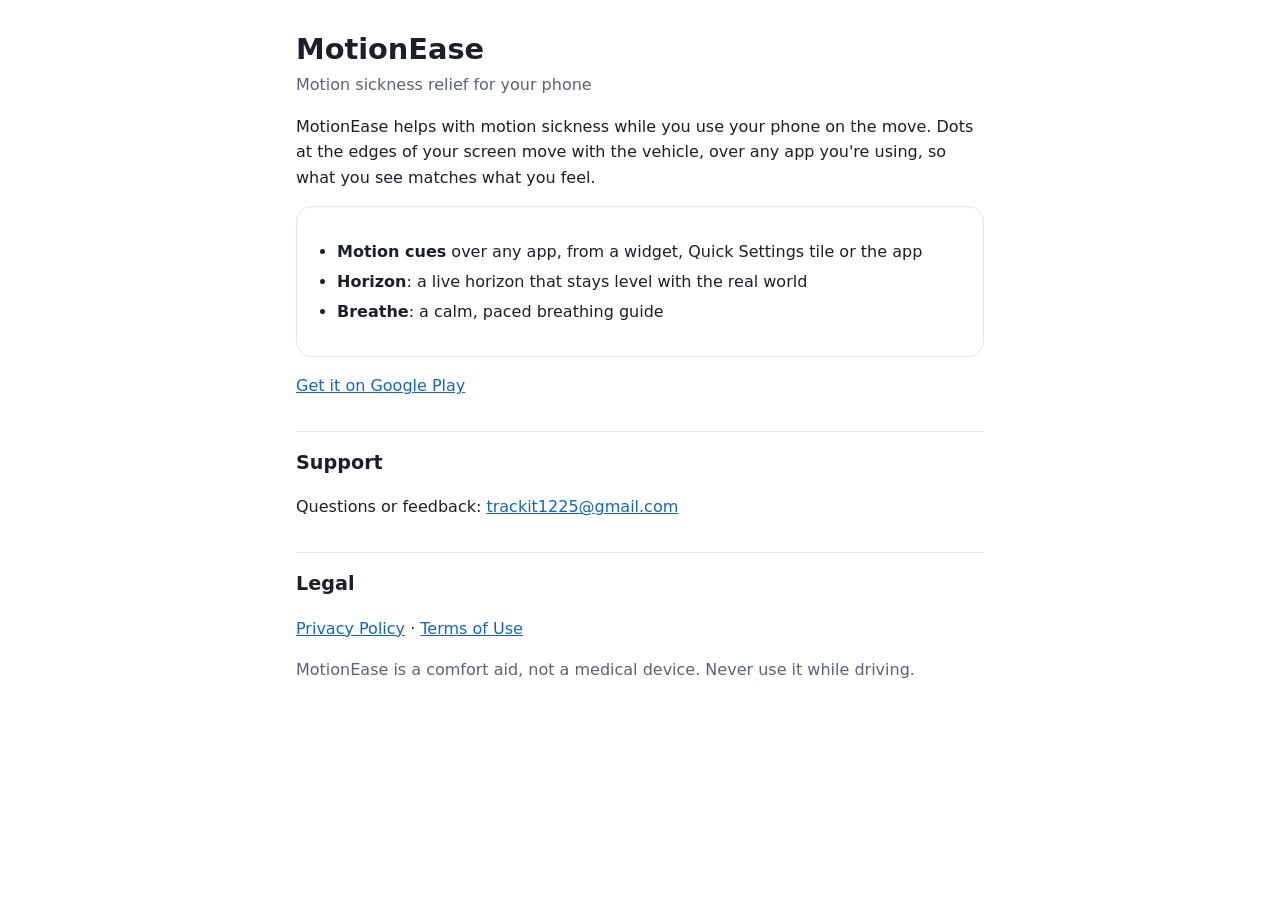
<file: index.html>
<!doctype html>
<html lang="en">
<head>
<meta charset="utf-8">
<meta name="viewport" content="width=device-width, initial-scale=1">
<title>MotionEase</title>
<meta name="description" content="MotionEase helps with motion sickness when you use your phone in a car, bus, train or boat.">
<link rel="stylesheet" href="style.css">
</head>
<body>
<main>
<h1>MotionEase</h1>
<p class="meta">Motion sickness relief for your phone</p>
<p>MotionEase helps with motion sickness while you use your phone on the move. Dots at the edges of
your screen move with the vehicle, over any app you're using, so what you see matches what you feel.</p>
<div class="card">
  <ul>
    <li><strong>Motion cues</strong> over any app, from a widget, Quick Settings tile or the app</li>
    <li><strong>Horizon</strong>: a live horizon that stays level with the real world</li>
    <li><strong>Breathe</strong>: a calm, paced breathing guide</li>
  </ul>
</div>
<p><a href="https://play.google.com/store/apps/details?id=com.motionease.app">Get it on Google Play</a></p>
<h2>Support</h2>
<p>Questions or feedback: <a href="mailto:trackit1225@gmail.com">trackit1225@gmail.com</a></p>
<h2>Legal</h2>
<p><a href="privacy-policy.html">Privacy Policy</a> · <a href="terms.html">Terms of Use</a></p>
<p class="meta">MotionEase is a comfort aid, not a medical device. Never use it while driving.</p>
</main>
</body>
</html>
</file>
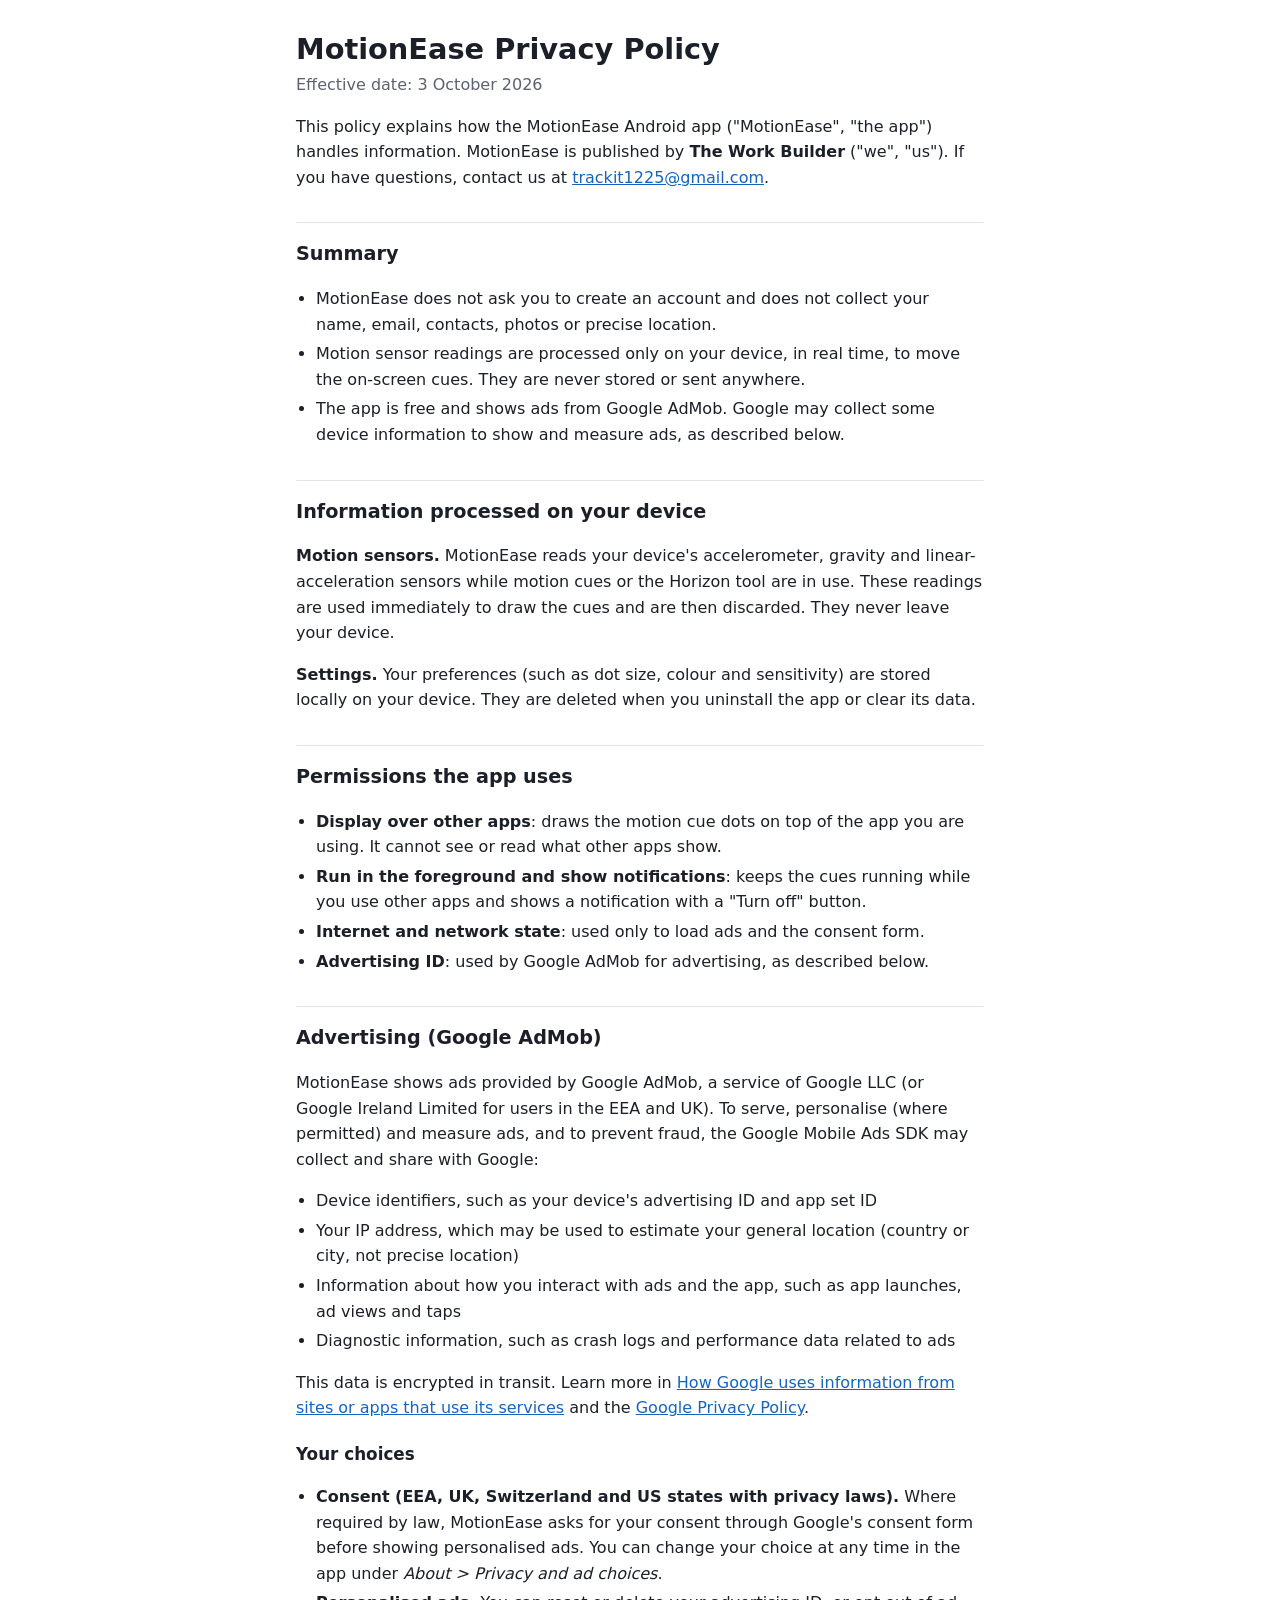
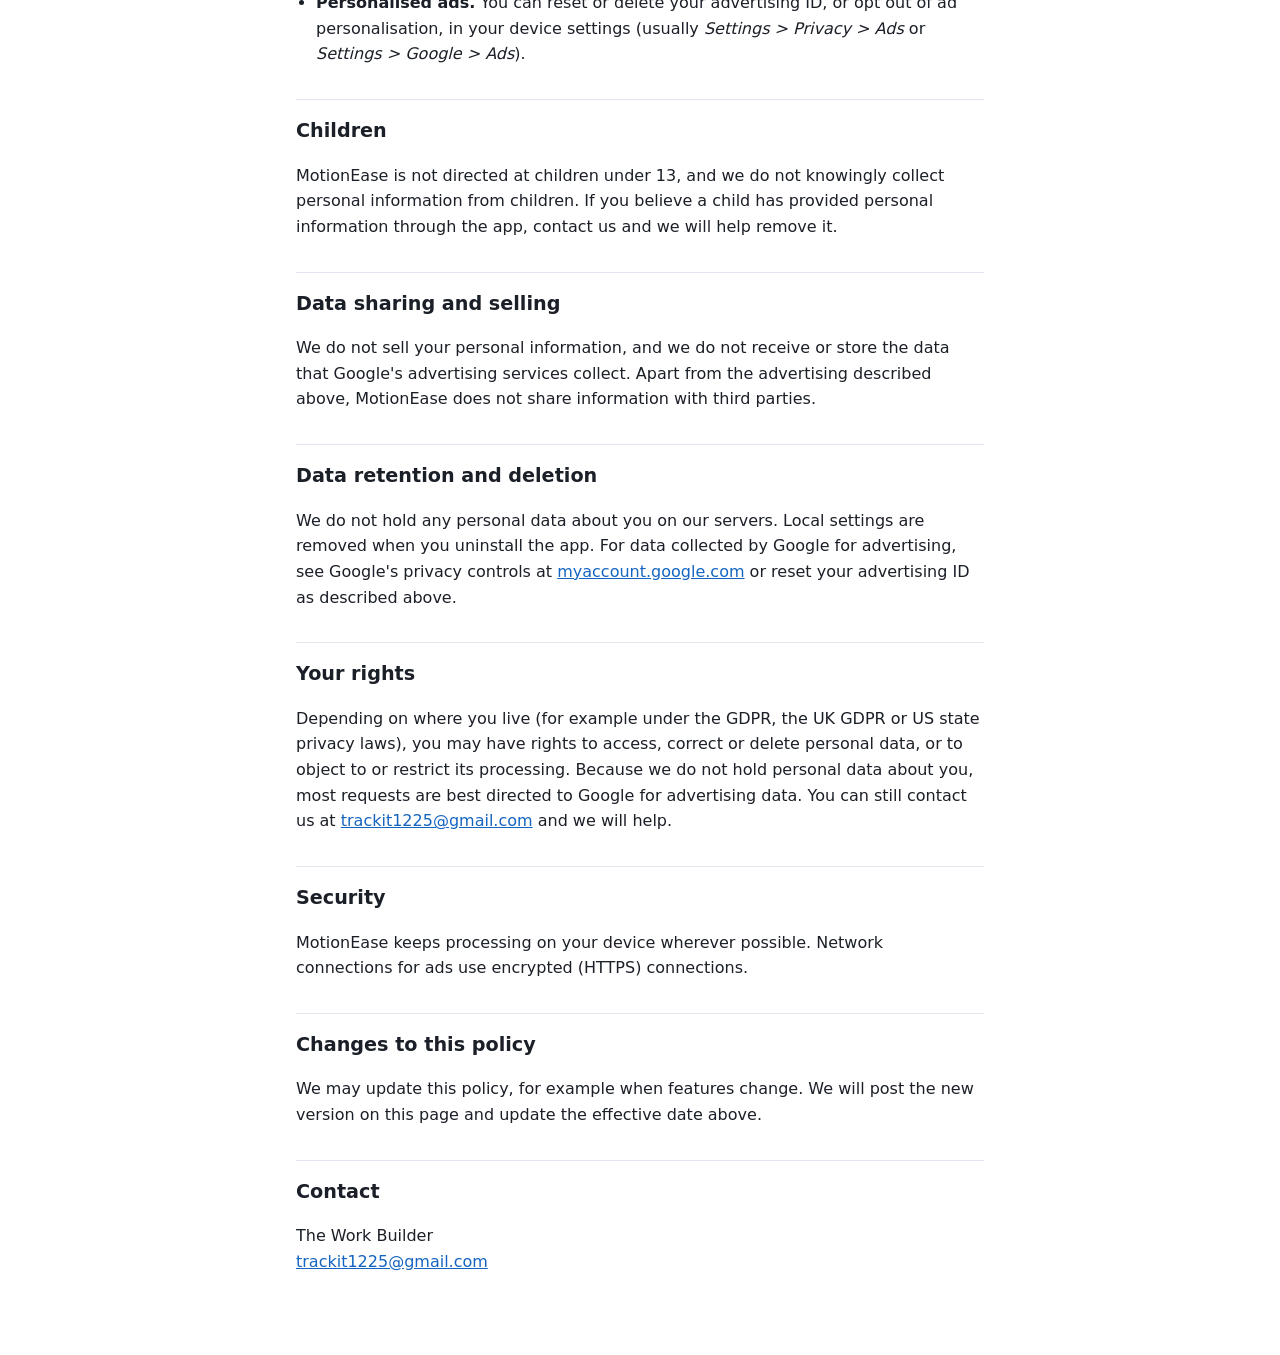
<file: privacy-policy.html>
<!doctype html>
<html lang="en">
<head>
<meta charset="utf-8">
<meta name="viewport" content="width=device-width, initial-scale=1">
<title>MotionEase Privacy Policy</title>
<link rel="stylesheet" href="style.css">
</head>
<body>
<main>
<h1>MotionEase Privacy Policy</h1>
<p class="meta">Effective date: 3 October 2026</p>

<p>This policy explains how the MotionEase Android app ("MotionEase", "the app") handles
information. MotionEase is published by <strong>The Work Builder</strong> ("we", "us").
If you have questions, contact us at <a href="mailto:trackit1225@gmail.com">trackit1225@gmail.com</a>.</p>

<h2>Summary</h2>
<ul>
  <li>MotionEase does not ask you to create an account and does not collect your name, email, contacts, photos or precise location.</li>
  <li>Motion sensor readings are processed only on your device, in real time, to move the on-screen cues. They are never stored or sent anywhere.</li>
  <li>The app is free and shows ads from Google AdMob. Google may collect some device information to show and measure ads, as described below.</li>
</ul>

<h2>Information processed on your device</h2>
<p><strong>Motion sensors.</strong> MotionEase reads your device's accelerometer, gravity and
linear-acceleration sensors while motion cues or the Horizon tool are in use. These readings are used
immediately to draw the cues and are then discarded. They never leave your device.</p>
<p><strong>Settings.</strong> Your preferences (such as dot size, colour and sensitivity) are stored
locally on your device. They are deleted when you uninstall the app or clear its data.</p>

<h2>Permissions the app uses</h2>
<ul>
  <li><strong>Display over other apps</strong>: draws the motion cue dots on top of the app you are using. It cannot see or read what other apps show.</li>
  <li><strong>Run in the foreground and show notifications</strong>: keeps the cues running while you use other apps and shows a notification with a "Turn off" button.</li>
  <li><strong>Internet and network state</strong>: used only to load ads and the consent form.</li>
  <li><strong>Advertising ID</strong>: used by Google AdMob for advertising, as described below.</li>
</ul>

<h2>Advertising (Google AdMob)</h2>
<p>MotionEase shows ads provided by Google AdMob, a service of Google LLC (or Google Ireland Limited
for users in the EEA and UK). To serve, personalise (where permitted) and measure ads, and to prevent fraud,
the Google Mobile Ads SDK may collect and share with Google:</p>
<ul>
  <li>Device identifiers, such as your device's advertising ID and app set ID</li>
  <li>Your IP address, which may be used to estimate your general location (country or city, not precise location)</li>
  <li>Information about how you interact with ads and the app, such as app launches, ad views and taps</li>
  <li>Diagnostic information, such as crash logs and performance data related to ads</li>
</ul>
<p>This data is encrypted in transit. Learn more in
<a href="https://policies.google.com/technologies/partner-sites">How Google uses information from sites or apps that use its services</a>
and the <a href="https://policies.google.com/privacy">Google Privacy Policy</a>.</p>

<h3>Your choices</h3>
<ul>
  <li><strong>Consent (EEA, UK, Switzerland and US states with privacy laws).</strong> Where required by law, MotionEase asks for your consent through Google's consent form before showing personalised ads. You can change your choice at any time in the app under <em>About &gt; Privacy and ad choices</em>.</li>
  <li><strong>Personalised ads.</strong> You can reset or delete your advertising ID, or opt out of ad personalisation, in your device settings (usually <em>Settings &gt; Privacy &gt; Ads</em> or <em>Settings &gt; Google &gt; Ads</em>).</li>
</ul>

<h2>Children</h2>
<p>MotionEase is not directed at children under 13, and we do not knowingly collect personal
information from children. If you believe a child has provided personal information through the app,
contact us and we will help remove it.</p>

<h2>Data sharing and selling</h2>
<p>We do not sell your personal information, and we do not receive or store the data that Google's
advertising services collect. Apart from the advertising described above, MotionEase does not share
information with third parties.</p>

<h2>Data retention and deletion</h2>
<p>We do not hold any personal data about you on our servers. Local settings are removed when you
uninstall the app. For data collected by Google for advertising, see Google's privacy controls at
<a href="https://myaccount.google.com/data-and-privacy">myaccount.google.com</a> or reset your advertising ID as described above.</p>

<h2>Your rights</h2>
<p>Depending on where you live (for example under the GDPR, the UK GDPR or US state privacy laws),
you may have rights to access, correct or delete personal data, or to object to or restrict its processing.
Because we do not hold personal data about you, most requests are best directed to Google for advertising
data. You can still contact us at <a href="mailto:trackit1225@gmail.com">trackit1225@gmail.com</a> and we will help.</p>

<h2>Security</h2>
<p>MotionEase keeps processing on your device wherever possible. Network connections for ads use encrypted (HTTPS) connections.</p>

<h2>Changes to this policy</h2>
<p>We may update this policy, for example when features change. We will post the new version on this
page and update the effective date above.</p>

<h2>Contact</h2>
<p>The Work Builder<br><a href="mailto:trackit1225@gmail.com">trackit1225@gmail.com</a></p>
</main>
</body>
</html>
</file>
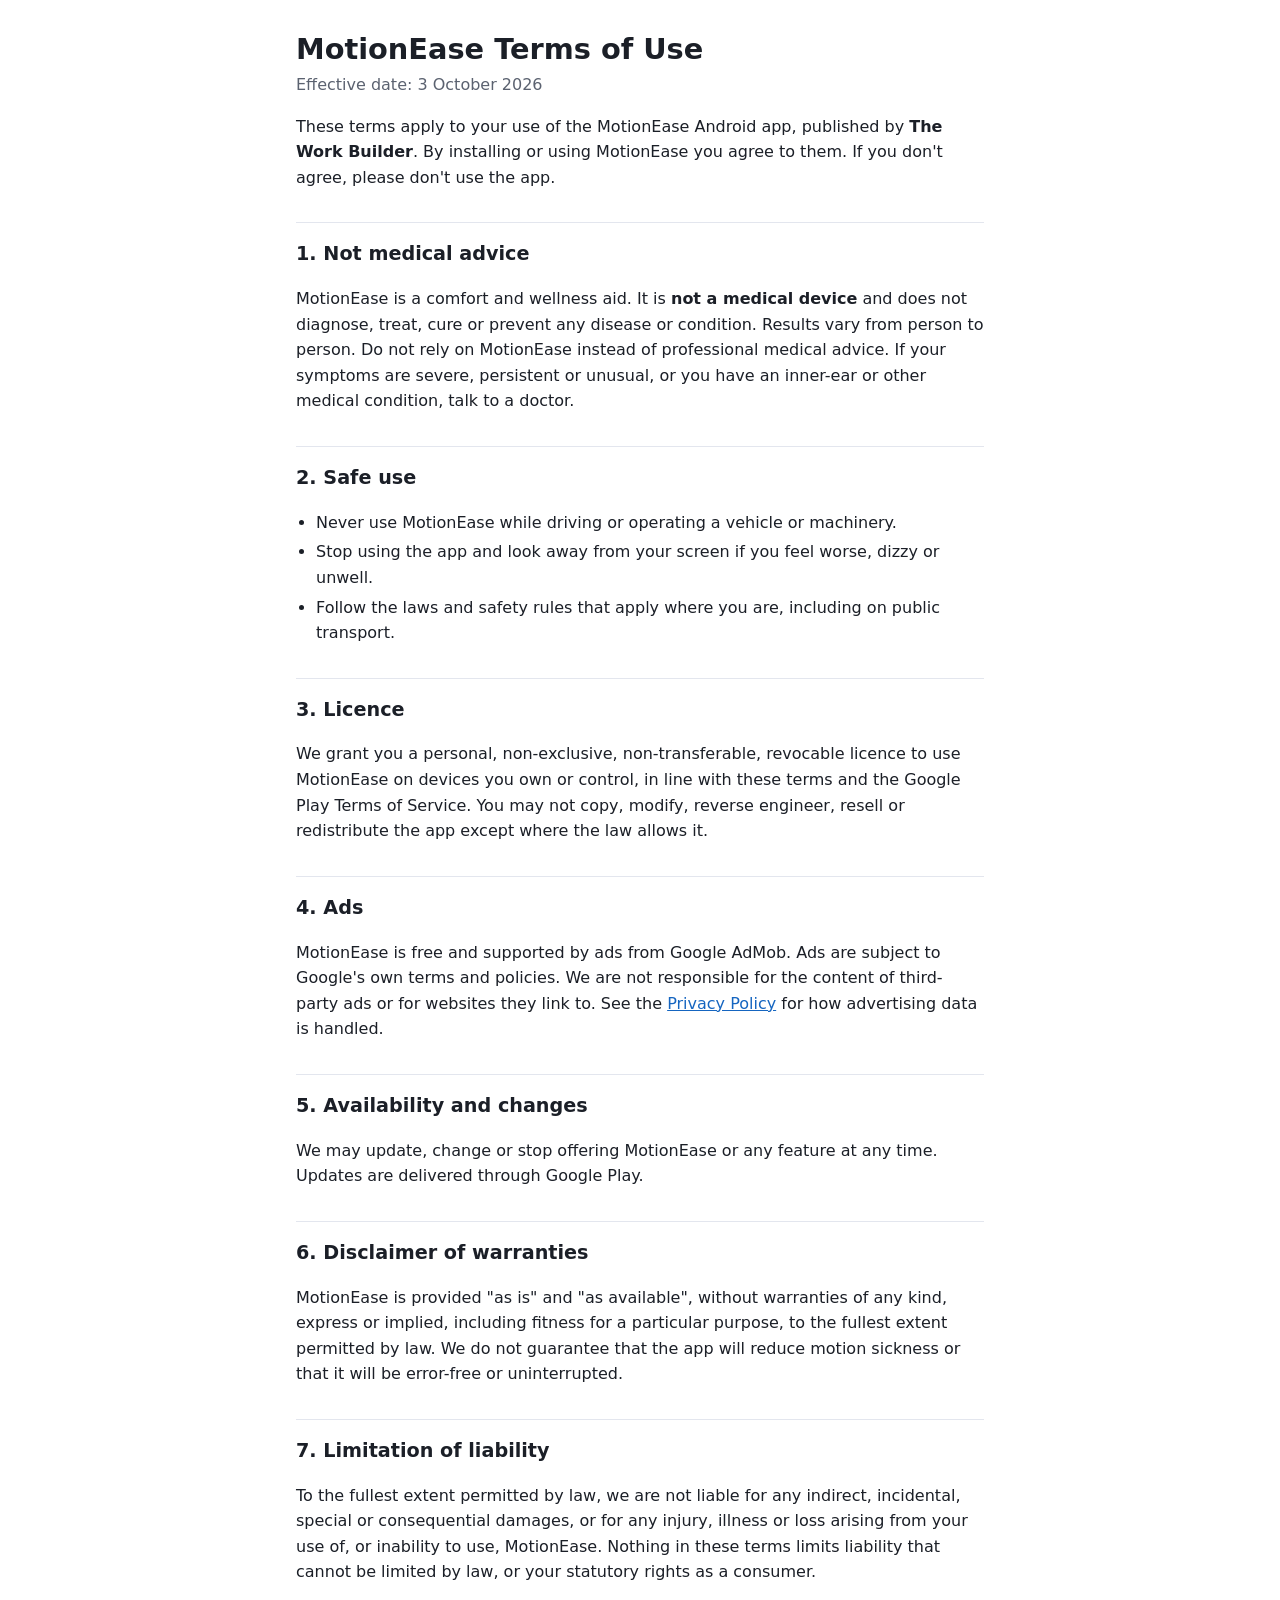
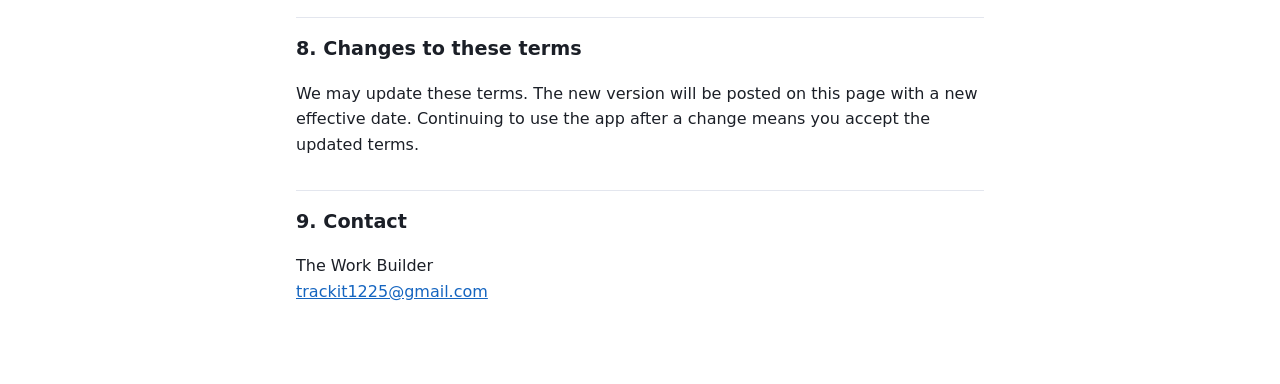
<file: terms.html>
<!doctype html>
<html lang="en">
<head>
<meta charset="utf-8">
<meta name="viewport" content="width=device-width, initial-scale=1">
<title>MotionEase Terms of Use</title>
<link rel="stylesheet" href="style.css">
</head>
<body>
<main>
<h1>MotionEase Terms of Use</h1>
<p class="meta">Effective date: 3 October 2026</p>

<p>These terms apply to your use of the MotionEase Android app, published by <strong>The Work Builder</strong>.
By installing or using MotionEase you agree to them. If you don't agree, please don't use the app.</p>

<h2>1. Not medical advice</h2>
<p>MotionEase is a comfort and wellness aid. It is <strong>not a medical device</strong> and does not diagnose,
treat, cure or prevent any disease or condition. Results vary from person to person. Do not rely on MotionEase
instead of professional medical advice. If your symptoms are severe, persistent or unusual, or you have an
inner-ear or other medical condition, talk to a doctor.</p>

<h2>2. Safe use</h2>
<ul>
  <li>Never use MotionEase while driving or operating a vehicle or machinery.</li>
  <li>Stop using the app and look away from your screen if you feel worse, dizzy or unwell.</li>
  <li>Follow the laws and safety rules that apply where you are, including on public transport.</li>
</ul>

<h2>3. Licence</h2>
<p>We grant you a personal, non-exclusive, non-transferable, revocable licence to use MotionEase on devices
you own or control, in line with these terms and the Google Play Terms of Service. You may not copy, modify,
reverse engineer, resell or redistribute the app except where the law allows it.</p>

<h2>4. Ads</h2>
<p>MotionEase is free and supported by ads from Google AdMob. Ads are subject to Google's own terms and
policies. We are not responsible for the content of third-party ads or for websites they link to. See the
<a href="privacy-policy.html">Privacy Policy</a> for how advertising data is handled.</p>

<h2>5. Availability and changes</h2>
<p>We may update, change or stop offering MotionEase or any feature at any time. Updates are delivered through Google Play.</p>

<h2>6. Disclaimer of warranties</h2>
<p>MotionEase is provided "as is" and "as available", without warranties of any kind, express or implied,
including fitness for a particular purpose, to the fullest extent permitted by law. We do not guarantee that
the app will reduce motion sickness or that it will be error-free or uninterrupted.</p>

<h2>7. Limitation of liability</h2>
<p>To the fullest extent permitted by law, we are not liable for any indirect, incidental, special or
consequential damages, or for any injury, illness or loss arising from your use of, or inability to use,
MotionEase. Nothing in these terms limits liability that cannot be limited by law, or your statutory rights as a consumer.</p>

<h2>8. Changes to these terms</h2>
<p>We may update these terms. The new version will be posted on this page with a new effective date.
Continuing to use the app after a change means you accept the updated terms.</p>

<h2>9. Contact</h2>
<p>The Work Builder<br><a href="mailto:trackit1225@gmail.com">trackit1225@gmail.com</a></p>
</main>
</body>
</html>
</file>
<file: style.css>
:root {
  --bg: #ffffff;
  --fg: #1b1f27;
  --muted: #5b6270;
  --accent: #1565c0;
  --rule: #e3e6ee;
}
@media (prefers-color-scheme: dark) {
  :root {
    --bg: #12151b;
    --fg: #e3e6ee;
    --muted: #a3aab8;
    --accent: #90caf9;
    --rule: #2c3240;
  }
}
* { box-sizing: border-box; }
body {
  margin: 0;
  background: var(--bg);
  color: var(--fg);
  font: 16px/1.6 system-ui, -apple-system, "Segoe UI", Roboto, sans-serif;
}
main { max-width: 720px; margin: 0 auto; padding: 32px 16px 64px; }
h1 { font-size: 1.8rem; line-height: 1.25; margin: 0 0 4px; }
h2 { font-size: 1.2rem; margin: 2rem 0 0.5rem; padding-top: 1rem; border-top: 1px solid var(--rule); }
h3 { font-size: 1.05rem; margin: 1.25rem 0 0.25rem; }
.meta { color: var(--muted); margin-top: 0; }
a { color: var(--accent); }
ul { padding-left: 1.25rem; }
li { margin: 0.25rem 0; }
.card { border: 1px solid var(--rule); border-radius: 16px; padding: 16px 20px; margin: 16px 0; }
</file>
